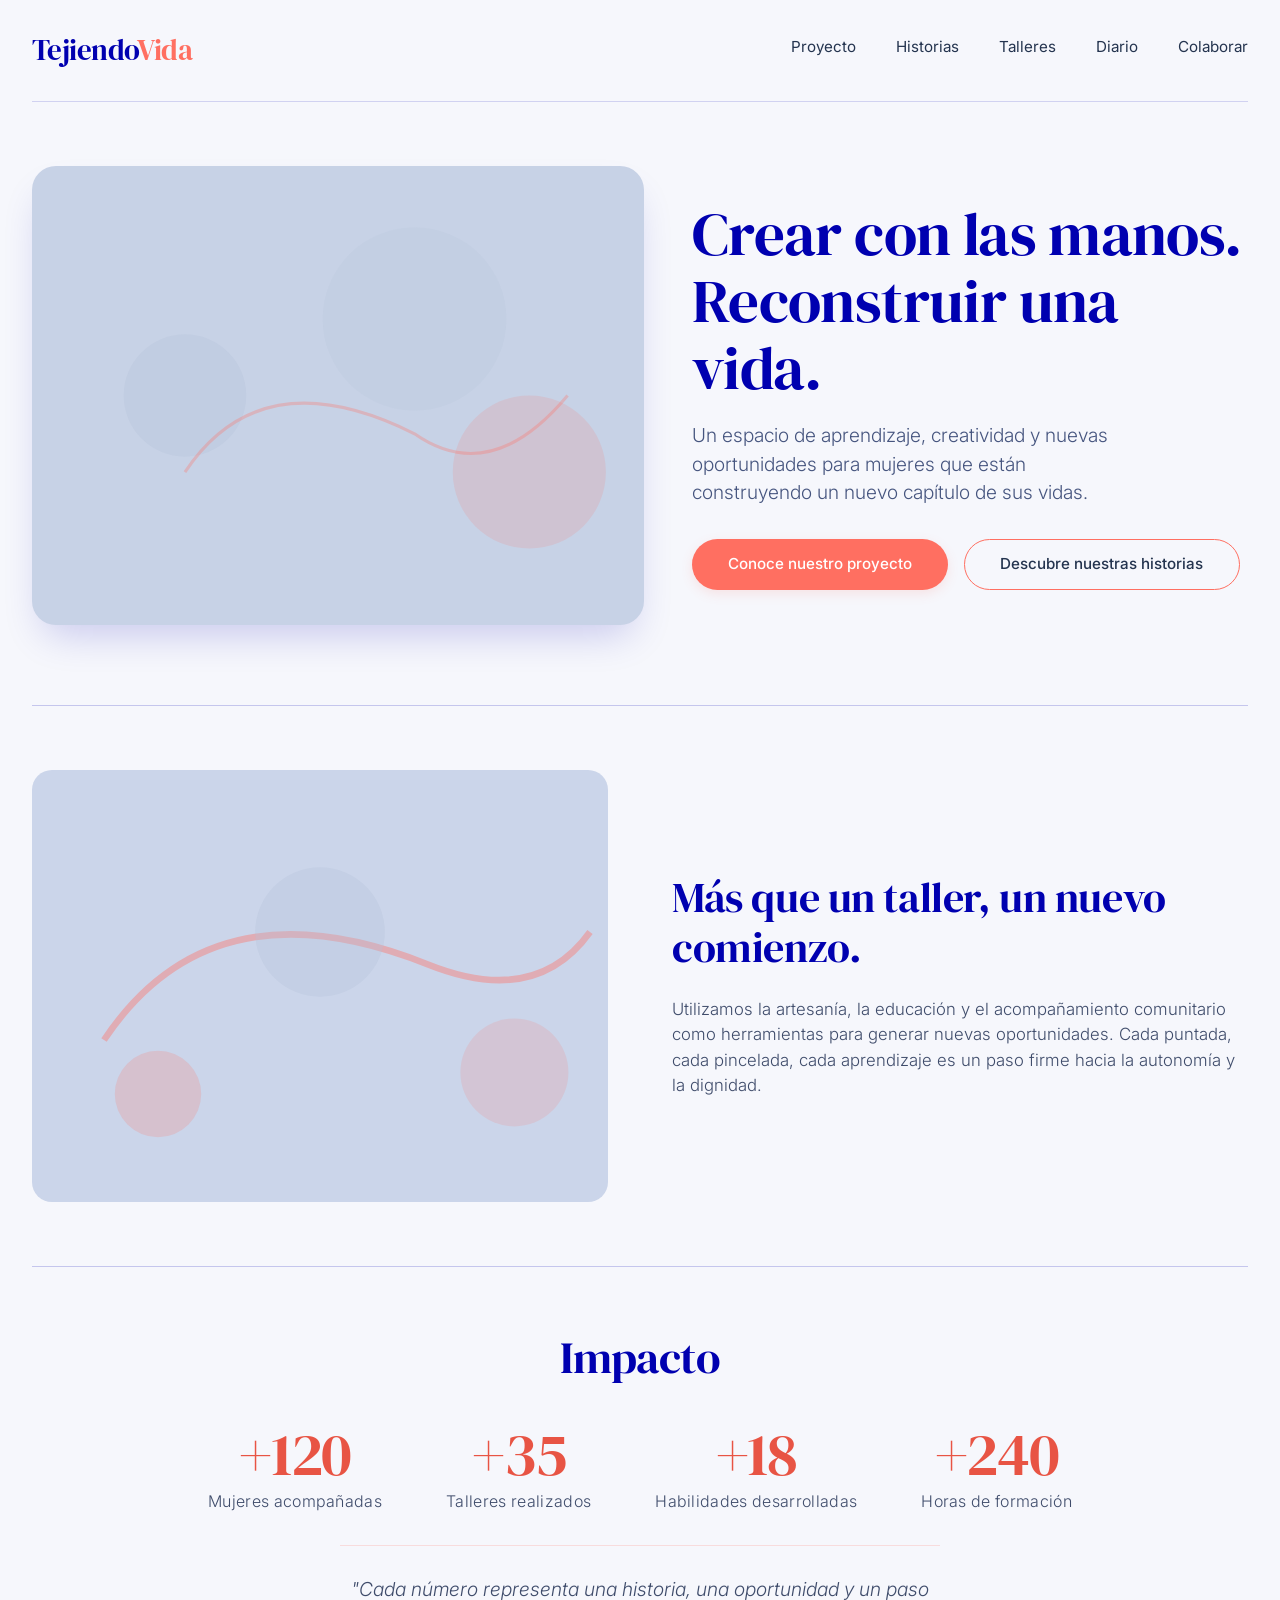
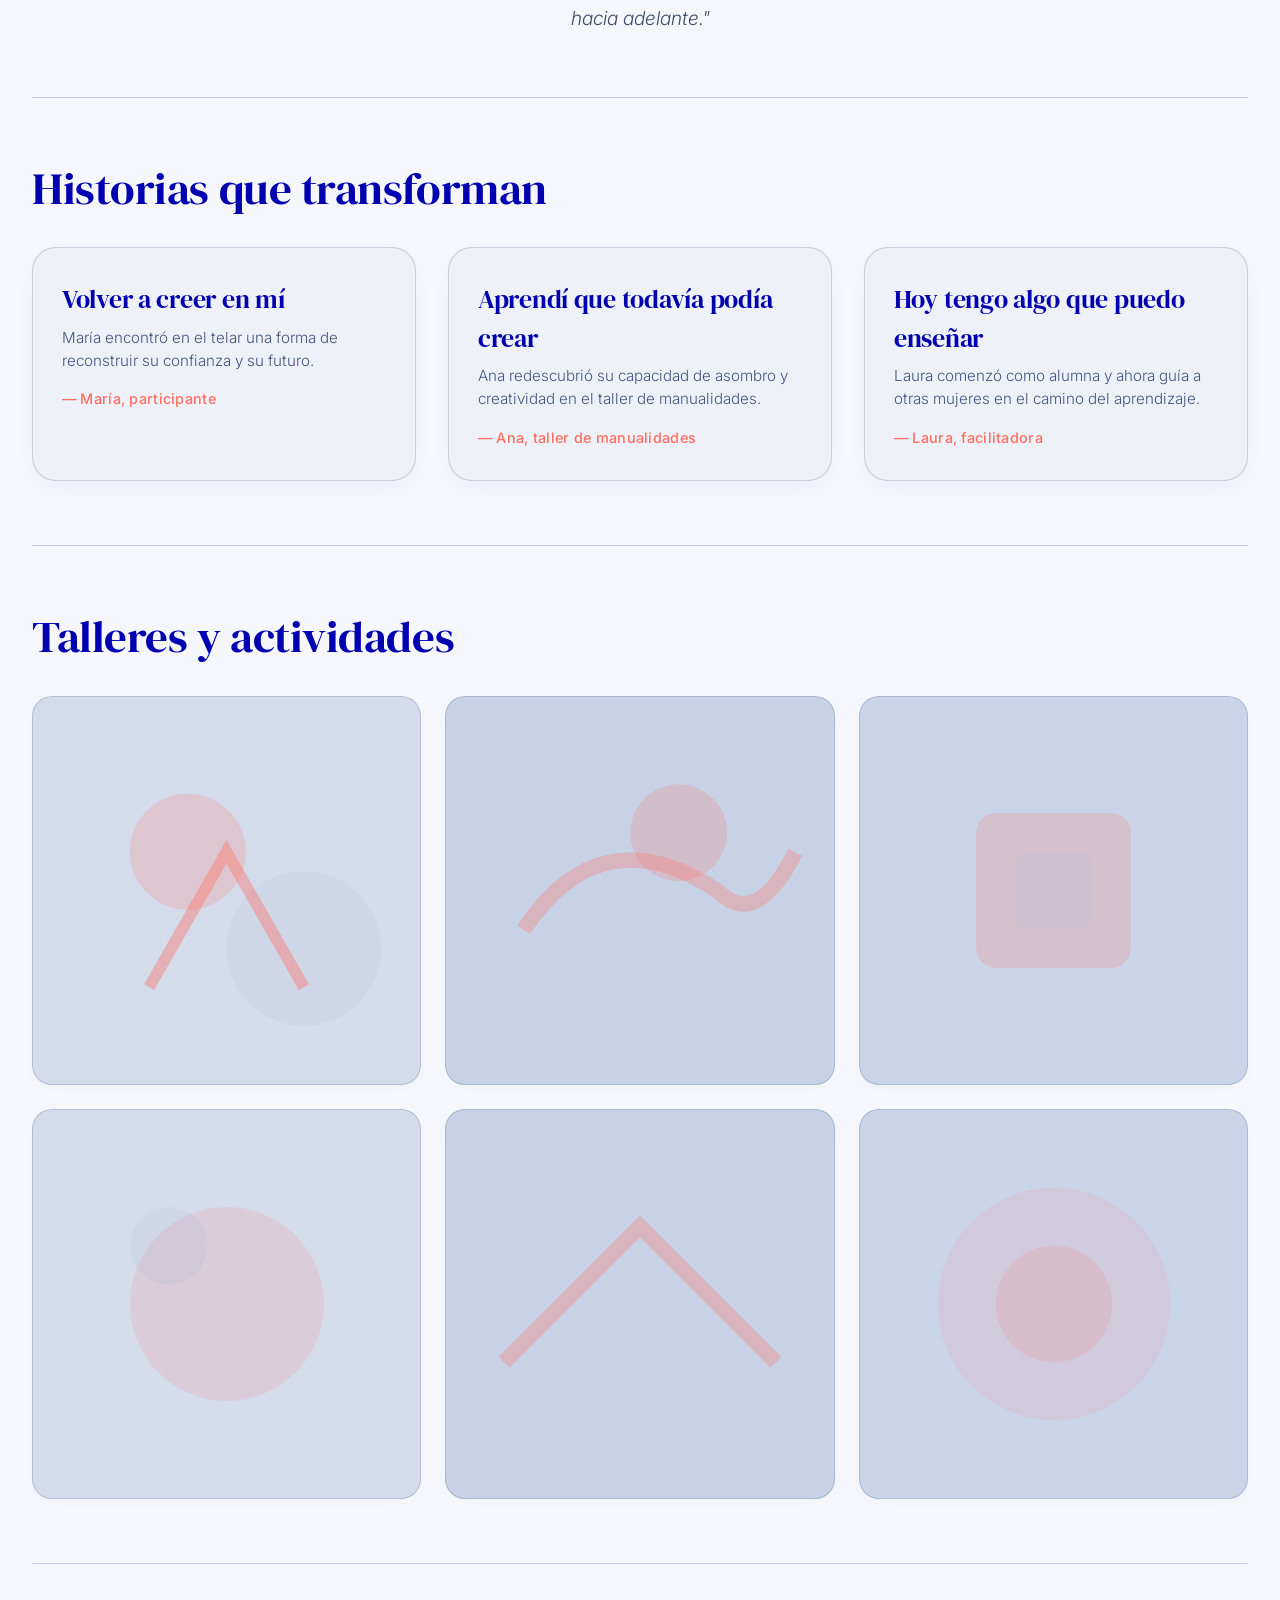
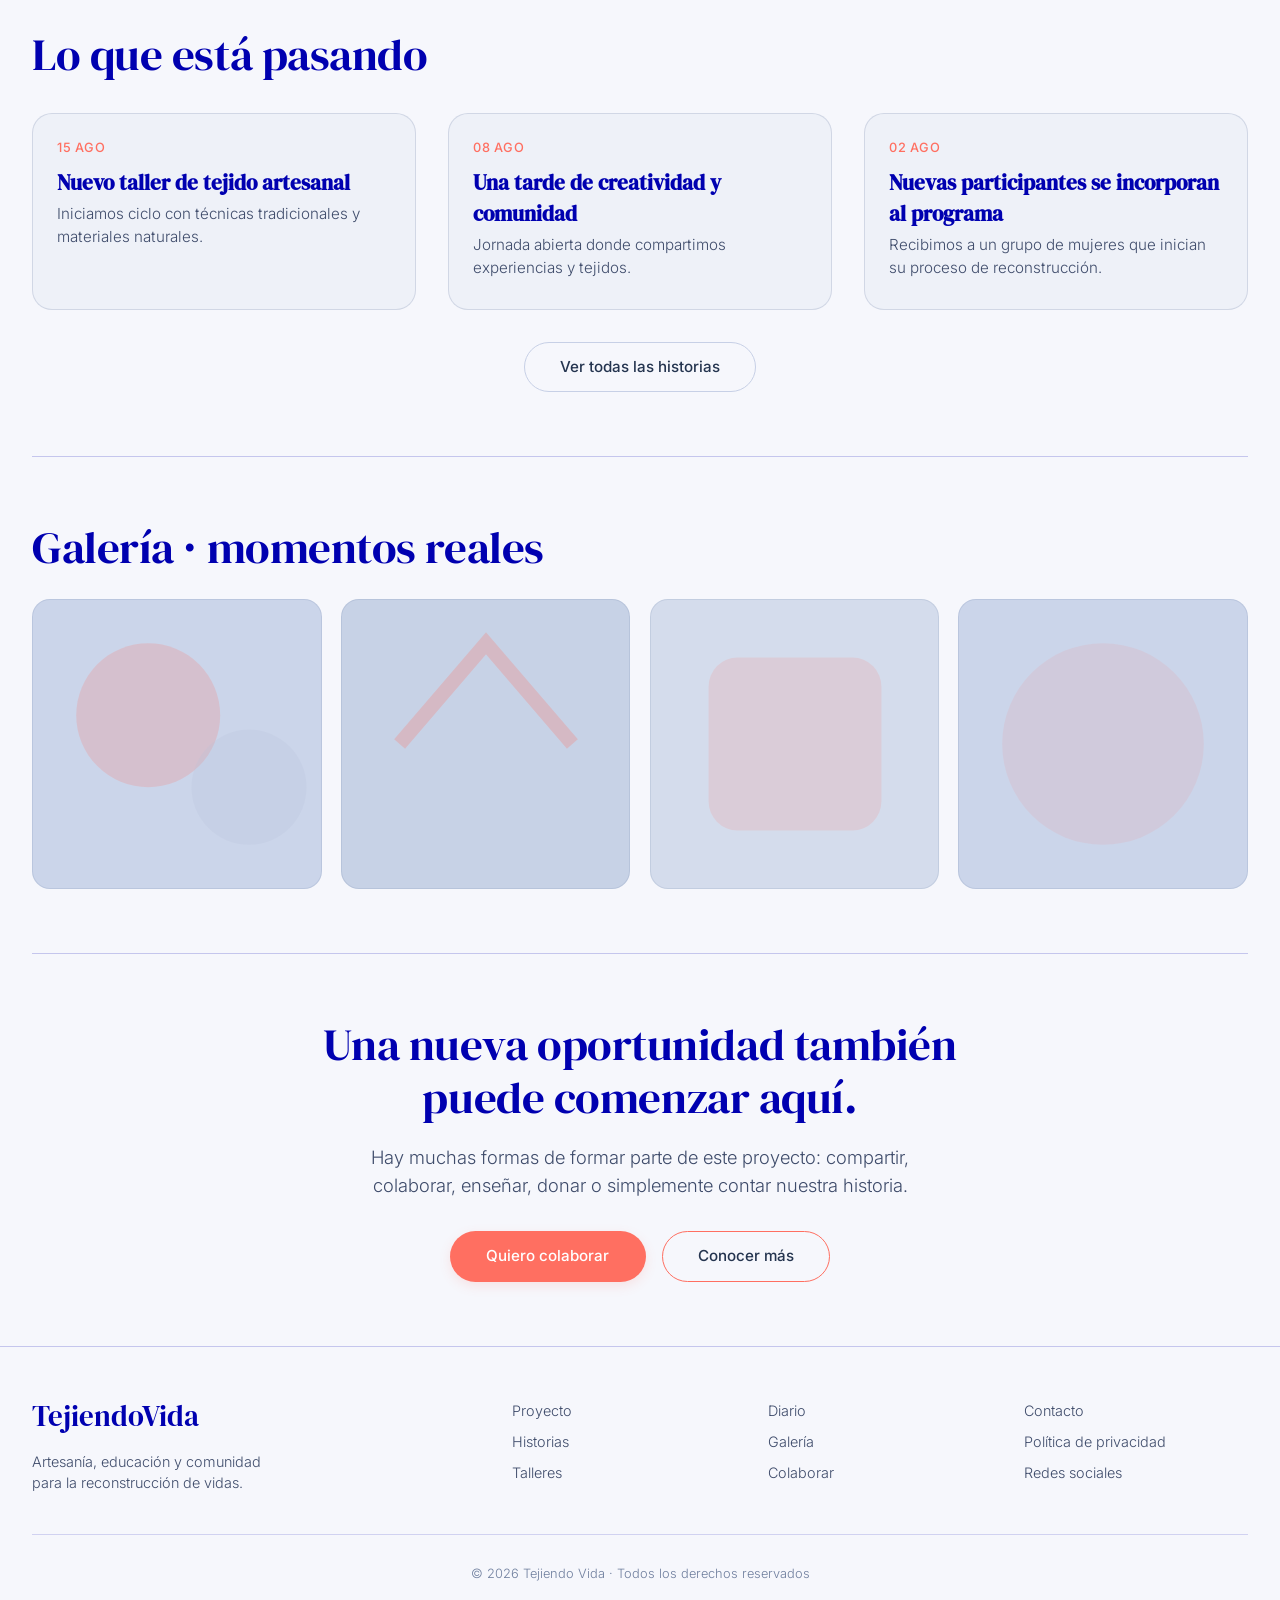
<file: index.html>
<!DOCTYPE html>
<html lang="es">
<head>
  <meta charset="UTF-8" />
  <meta name="viewport" content="width=device-width, initial-scale=1.0" />
  <title>Tejiendo Vida · proyecto artesanal</title>

  <!-- Google Fonts -->
  <link rel="preconnect" href="https://fonts.googleapis.com" />
  <link rel="preconnect" href="https://fonts.gstatic.com" crossorigin />
  <link href="https://fonts.googleapis.com/css2?family=DM+Serif+Display:ital@0;1&family=Inter:opsz,wght@14..32,300;14..32,400;14..32,500;14..32,600&display=swap" rel="stylesheet" />

    <link rel="stylesheet" href="style.css" />
</head>

<body>
  <div class="container">
    <!-- ===== NAVBAR ===== -->
    <nav class="navbar">
      <div class="logo">Tejiendo<span>Vida</span></div>
      <button type="button" class="nav-toggle" id="navToggle" aria-label="Abrir menú" aria-expanded="false">
        <span></span><span></span><span></span>
      </button>
      <div class="nav-links">
        <a href="#proyecto">Proyecto</a>
        <a href="#historias">Historias</a>
        <a href="#talleres">Talleres</a>
        <a href="#diario">Diario</a>
        <a href="#colaborar">Colaborar</a>
      </div>
    </nav>

    <!-- ===== HERO ===== -->
    <section class="hero">
      <div class="hero-imagen"></div>
      <div class="hero-texto">
        <h1>Crear con las manos.<br />Reconstruir una vida.</h1>
        <p>Un espacio de aprendizaje, creatividad y nuevas oportunidades para mujeres que están construyendo un nuevo capítulo de sus vidas.</p>
        <div class="hero-botones">
          <a href="#proyecto" class="btn btn-primario">Conoce nuestro proyecto</a>
          <a href="#historias" class="btn btn-secundario">Descubre nuestras historias</a>
        </div>
      </div>
    </section>

    <!-- ===== INTRO ===== -->
    <section class="intro" id="proyecto">
      <div class="intro-imagen"></div>
      <div class="intro-texto">
        <h2>Más que un taller, un nuevo comienzo.</h2>
        <p>Utilizamos la artesanía, la educación y el acompañamiento comunitario como herramientas para generar nuevas oportunidades. Cada puntada, cada pincelada, cada aprendizaje es un paso firme hacia la autonomía y la dignidad.</p>
      </div>
    </section>

    <!-- ===== IMPACTO ===== -->
    <section class="impacto">
      <h2>Impacto</h2>
      <div class="impacto-grid" id="impactoContainer"></div>
      <div class="impacto-frase">"Cada número representa una historia, una oportunidad y un paso hacia adelante."</div>
    </section>

    <!-- ===== HISTORIAS (dinámico) ===== -->
    <section class="historias" id="historias">
      <h2>Historias que transforman</h2>
      <div class="historias-grid" id="testimoniosContainer"></div>
    </section>

    <!-- ===== TALLERES ===== -->
    <section class="talleres" id="talleres">
      <h2>Talleres y actividades</h2>
      <div class="galeria-talleres">
        <div class="taller-item"></div>
        <div class="taller-item"></div>
        <div class="taller-item"></div>
        <div class="taller-item"></div>
        <div class="taller-item"></div>
        <div class="taller-item"></div>
      </div>
    </section>

    <!-- ===== DIARIO (dinámico) ===== -->
    <section class="diario" id="diario">
      <h2>Lo que está pasando</h2>
      <div class="diario-grid" id="diarioContainer"></div>
      <div class="diario-boton">
        <a href="#" class="btn btn-outline-claro">Ver todas las historias</a>
      </div>
    </section>

    <!-- ===== GALERÍA FOTOS (dinámica) ===== -->
    <section class="galeria-fotos" id="galeria">
      <h2>Galería · momentos reales</h2>
      <div class="grid-fotos" id="galeriaContainer"></div>
    </section>

    <!-- ===== CTA ===== -->
    <section class="cta" id="colaborar">
      <h2>Una nueva oportunidad también puede comenzar aquí.</h2>
      <p>Hay muchas formas de formar parte de este proyecto: compartir, colaborar, enseñar, donar o simplemente contar nuestra historia.</p>
      <div class="cta-botones">
        <a href="#colaborar" class="btn btn-primario">Quiero colaborar</a>
        <a href="#talleres" class="btn btn-secundario">Conocer más</a>
      </div>
    </section>
  </div>

  <!-- ===== FOOTER ===== -->
  <footer>
    <div class="container">
      <div class="footer-grid">
        <div>
          <div class="footer-logo">TejiendoVida</div>
          <p>Artesanía, educación y comunidad para la reconstrucción de vidas.</p>
        </div>
        <div>
          <a href="#proyecto">Proyecto</a>
          <a href="#historias">Historias</a>
          <a href="#talleres">Talleres</a>
        </div>
        <div>
          <a href="#diario">Diario</a>
          <a href="#galeria">Galería</a>
          <a href="#colaborar">Colaborar</a>
        </div>
        <div>
          <a href="#">Contacto</a>
          <a href="#">Política de privacidad</a>
          <a href="#">Redes sociales</a>
        </div>
      </div>
      <div class="footer-copy">© 2026 Tejiendo Vida · Todos los derechos reservados</div>
    </div>
  </footer>

  <!-- ===== DATA + RENDERIZADORES ===== -->
    <script type="module" src="data.js"></script>

    <!-- Menú móvil -->
    <script>
      (function () {
        var btn = document.getElementById('navToggle');
        var links = document.querySelector('.navbar .nav-links');
        if (!btn || !links) return;
        function cerrar() {
          links.classList.remove('open');
          btn.classList.remove('open');
          btn.setAttribute('aria-expanded', 'false');
          btn.setAttribute('aria-label', 'Abrir menú');
        }
        btn.addEventListener('click', function () {
          var abierto = links.classList.toggle('open');
          btn.classList.toggle('open', abierto);
          btn.setAttribute('aria-expanded', abierto ? 'true' : 'false');
          btn.setAttribute('aria-label', abierto ? 'Cerrar menú' : 'Abrir menú');
        });
        links.querySelectorAll('a').forEach(function (enlace) {
          enlace.addEventListener('click', cerrar);
        });
      })();
    </script>

</body>
</html>
</file>
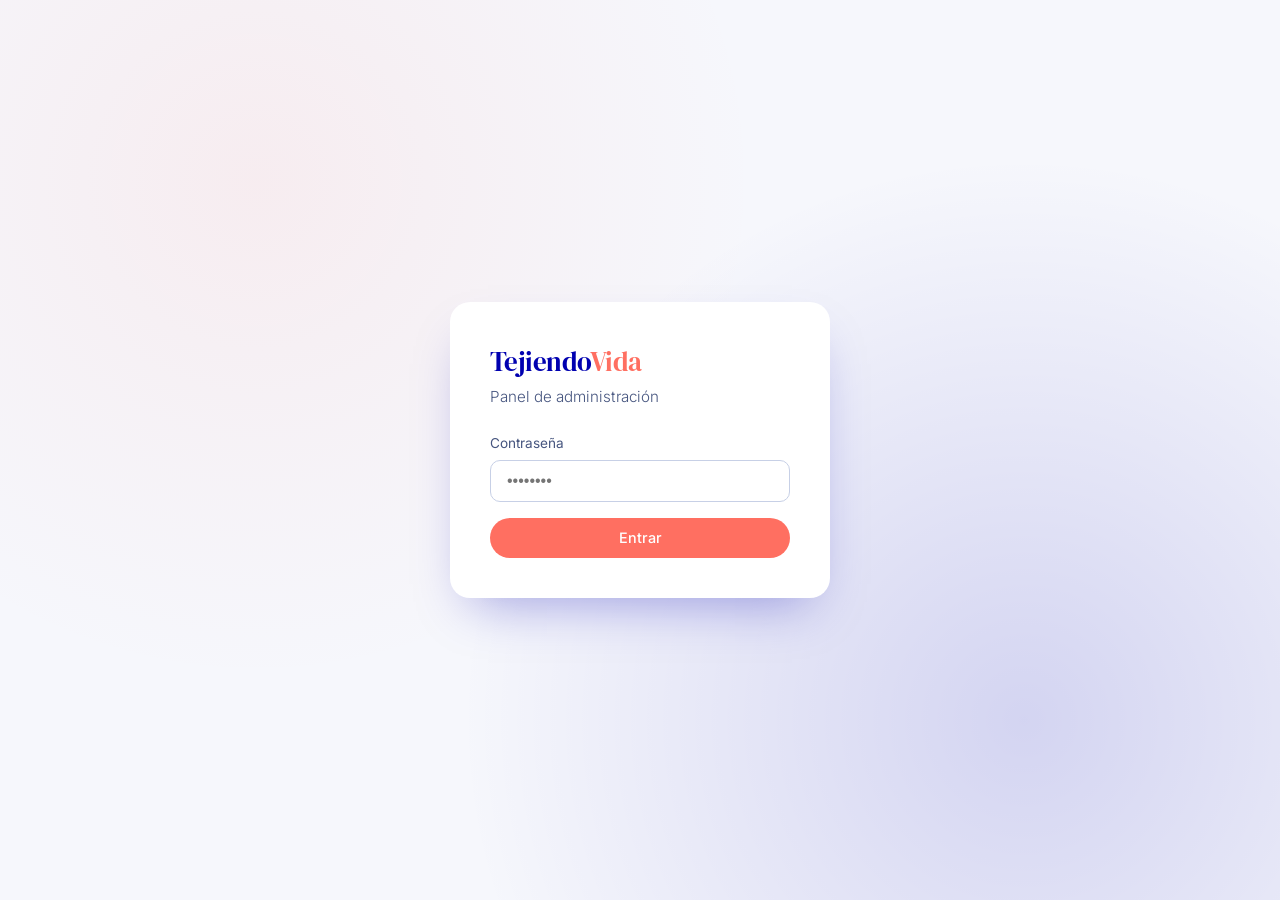
<file: admin.html>
<!DOCTYPE html>
<html lang="es">
<head>
  <meta charset="UTF-8" />
  <meta name="viewport" content="width=device-width, initial-scale=1.0" />
  <title>Administración · Tejiendo Vida</title>
  <link rel="preconnect" href="https://fonts.googleapis.com" />
  <link rel="preconnect" href="https://fonts.gstatic.com" crossorigin />
  <link href="https://fonts.googleapis.com/css2?family=DM+Serif+Display:ital@0;1&family=Inter:wght@300;400;500;600&display=swap" rel="stylesheet" />
  <link rel="stylesheet" href="admin.css" />
</head>
<body>

  <!-- ===== LOGIN ===== -->
  <div id="loginView" class="login-view hidden">
    <div class="login-card">
      <div class="login-logo">Tejiendo<span>Vida</span></div>
      <p class="login-sub">Panel de administración</p>
      <form id="loginForm">
        <label for="loginPass">Contraseña</label>
        <input type="password" id="loginPass" placeholder="••••••••" autocomplete="current-password" />
        <p id="loginError" class="login-error hidden">Contraseña incorrecta.</p>
        <button type="submit" class="btn btn-primario btn-block">Entrar</button>
      </form>
    </div>
  </div>

  <!-- ===== PANEL ===== -->
  <div id="panelView" class="panel-view hidden">

    <header class="admin-header">
      <div class="admin-header-inner">
        <div class="admin-logo">Tejiendo<span>Vida</span> <span class="admin-badge">Admin</span></div>
        <div class="admin-header-actions">
          <button type="button" id="btnPreview" class="btn btn-secundario btn-sm">👁 Vista previa</button>
          <a class="btn btn-secundario btn-sm" href="index.html" target="_blank">Abrir sitio</a>
          <button type="button" id="btnLogout" class="btn btn-outline btn-sm">Salir</button>
        </div>
      </div>
    </header>

    <!-- Estado de conexión -->
    <div id="estadoConexion" class="conexion"></div>

    <!-- Vista previa del sitio -->
    <div id="previewDrawer" class="preview-drawer hidden">
      <div class="preview-bar">
        <span class="preview-titulo">👁 Vista previa del sitio</span>
        <div class="preview-acciones">
          <button type="button" id="btnRecargar" class="btn btn-outline btn-sm">🔄 Recargar</button>
          <button type="button" id="btnCerrarPreview" class="btn btn-peligro btn-sm">Cerrar</button>
        </div>
      </div>
      <iframe id="previewFrame" src="index.html" title="Vista previa del sitio"></iframe>
    </div>

    <div class="admin-body">
      <!-- Navegación de secciones -->
      <nav class="admin-tabs" id="adminTabs"></nav>

      <main class="admin-main">
        <div class="admin-toolbar">
          <h1 id="tituloSeccion"></h1>
          <button type="button" id="btnNuevo" class="btn btn-primario btn-sm">+ Añadir nuevo</button>
        </div>

        <!-- Mensajes -->
        <div id="mensaje" class="mensaje hidden"></div>

        <!-- Formulario de creación/edición -->
        <div id="formulario" class="form-card hidden">
          <h3 id="tituloFormulario"></h3>
          <div id="camposForm"></div>
          <div class="form-actions">
            <button type="button" id="btnGuardar" class="btn btn-primario btn-sm">Guardar</button>
            <button type="button" id="btnCancelar" class="btn btn-outline btn-sm">Cancelar</button>
          </div>
        </div>

        <!-- Lista -->
        <div id="listaContainer"></div>
      </main>
    </div>

    <!-- Notificación flotante (toast) -->
    <div id="toast" class="toast hidden">
      <div class="toast-icon" id="toastIcon">✅</div>
      <div class="toast-body">
        <strong id="toastTitulo"></strong>
        <span id="toastMsg"></span>
      </div>
      <button type="button" id="toastClose" class="toast-close" aria-label="Cerrar">✕</button>
    </div>
  </div>

  <script type="module" src="admin.js"></script>
</body>
</html>
</file>
<file: style.css>
/* ============================================================
   style.css - Tejiendo Vida
   Estilos completos del sitio web
   ============================================================ */

/* ===== RESET Y BASE ===== */
* {
  margin: 0;
  padding: 0;
  box-sizing: border-box;
}

html {
  scroll-behavior: smooth;
}

body {
  background: #f6f7fc;
  font-family: 'Inter', sans-serif;
  color: #24344f;
  line-height: 1.5;
  -webkit-font-smoothing: antialiased;
}

.container {
  max-width: 1280px;
  margin: 0 auto;
  padding: 0 2rem;
}

/* ===== TIPOGRAFÍA ===== */
h1,
h2,
h3,
.serif {
  font-family: 'DM Serif Display', serif;
  font-weight: 400;
  letter-spacing: -0.01em;
}

h2 {
  font-size: clamp(1.8rem, 5vw, 2.8rem);
  line-height: 1.2;
  margin-bottom: 1.5rem;
  color: #0000B0;
}

.subtitulo {
  font-size: 1.1rem;
  font-weight: 300;
  color: #46557f;
  max-width: 600px;
}

/* ===== BOTONES ===== */
.btn {
  display: inline-block;
  padding: 0.8rem 2.2rem;
  border-radius: 40px;
  font-weight: 500;
  font-size: 0.95rem;
  text-decoration: none;
  transition: all 0.25s ease;
  border: 1px solid transparent;
  cursor: pointer;
  background: transparent;
  font-family: 'Inter', sans-serif;
}

.btn-primario {
  background: #ff6f61;
  color: white;
  box-shadow: 0 4px 12px rgba(255, 111, 97, 0.15);
}
.btn-primario:hover {
  background: #e85444;
  transform: translateY(-2px);
  box-shadow: 0 10px 20px rgba(255, 111, 97, 0.2);
}

.btn-secundario {
  border-color: #ff6f61;
  color: #24344f;
}
.btn-secundario:hover {
  background: #ff6f61;
  color: white;
  transform: translateY(-2px);
}

.btn-outline-claro {
  border-color: #c7d0e6;
  color: #24344f;
}
.btn-outline-claro:hover {
  background: #c7d0e6;
  color: #0000B0;
}

/* ===== NAVBAR ===== */
.navbar {
  display: flex;
  justify-content: space-between;
  align-items: center;
  padding: 1.8rem 0;
  border-bottom: 1px solid rgba(0, 0, 176, 0.15);
}

.logo {
  font-family: 'DM Serif Display', serif;
  font-size: 1.8rem;
  color: #0000B0;
  letter-spacing: -0.02em;
}
.logo span {
  color: #ff6f61;
}

.nav-links {
  display: flex;
  gap: 2.5rem;
  font-weight: 400;
  font-size: 0.95rem;
}
.nav-links a {
  text-decoration: none;
  color: #24344f;
  transition: color 0.2s;
  border-bottom: 1px solid transparent;
  padding-bottom: 4px;
}
.nav-links a:hover {
  color: #ff6f61;
  border-bottom-color: #ff6f61;
}

/* Botón de menú (solo aparece en pantallas pequeñas) */
.nav-toggle {
  display: none;
  flex-direction: column;
  gap: 5px;
  background: none;
  border: none;
  padding: 8px;
  cursor: pointer;
  margin-left: auto;
}
.nav-toggle span {
  display: block;
  width: 26px;
  height: 3px;
  background: #0000B0;
  border-radius: 2px;
  transition: transform 0.3s, opacity 0.3s;
}
/* Al abrir: las tres rayas se convierten en una X (cerrar) */
.nav-toggle.open span:nth-child(1) {
  transform: translateY(8px) rotate(45deg);
}
.nav-toggle.open span:nth-child(2) {
  opacity: 0;
}
.nav-toggle.open span:nth-child(3) {
  transform: translateY(-8px) rotate(-45deg);
}

/* ===== HERO ===== */
.hero {
  display: grid;
  grid-template-columns: 1.1fr 1fr;
  gap: 3rem;
  padding: 4rem 0 5rem;
  align-items: center;
}

.hero-imagen {
  background: #d9e0ef;
  border-radius: 24px;
  overflow: hidden;
  box-shadow: 0 20px 40px -12px rgba(0, 0, 176, 0.2);
  aspect-ratio: 4/3;
  background-image: url('data:image/svg+xml;utf8,<svg xmlns="http://www.w3.org/2000/svg" viewBox="0 0 800 600"><rect width="800" height="600" fill="%23c7d2e6"/><circle cx="200" cy="300" r="80" fill="%23b3c0d8" opacity="0.3"/><circle cx="500" cy="200" r="120" fill="%23b3c0d8" opacity="0.2"/><circle cx="650" cy="400" r="100" fill="%23ff6f61" opacity="0.15"/><path d="M200 400 Q300 250 500 350 Q600 420 700 300" stroke="%23ff6f61" stroke-width="4" fill="none" opacity="0.3"/></svg>');
  background-size: cover;
  background-position: center;
  transition: transform 0.6s ease;
}
.hero-imagen:hover {
  transform: scale(1.01);
}

.hero-texto h1 {
  font-size: clamp(2.2rem, 7vw, 3.8rem);
  line-height: 1.1;
  margin-bottom: 1.2rem;
  color: #0000B0;
}
.hero-texto p {
  font-size: 1.2rem;
  font-weight: 300;
  color: #46557f;
  margin-bottom: 2rem;
  max-width: 450px;
}
.hero-botones {
  display: flex;
  gap: 1rem;
  flex-wrap: wrap;
}

/* ===== INTRODUCCIÓN ===== */
.intro {
  display: grid;
  grid-template-columns: 1fr 1fr;
  gap: 4rem;
  align-items: center;
  padding: 4rem 0;
  border-top: 1px solid rgba(0, 0, 176, 0.2);
}
.intro-imagen {
  background: #d4dcec;
  border-radius: 20px;
  aspect-ratio: 4/3;
  background-image: url('data:image/svg+xml;utf8,<svg xmlns="http://www.w3.org/2000/svg" viewBox="0 0 600 400"><rect width="600" height="400" fill="%23cbd5ea"/><path d="M100 250 Q200 100 400 180 Q500 220 550 150" stroke="%23ff6f61" stroke-width="6" fill="none" opacity="0.4"/><circle cx="300" cy="150" r="60" fill="%23b3c0d8" opacity="0.3"/><circle cx="150" cy="300" r="40" fill="%23ff6f61" opacity="0.2"/><circle cx="480" cy="280" r="50" fill="%23ff6f61" opacity="0.15"/></svg>');
  background-size: cover;
  background-position: center;
  transition: transform 0.4s ease;
}
.intro-imagen:hover {
  transform: scale(1.01);
}
.intro-texto h2 {
  font-size: clamp(1.9rem, 4.5vw, 2.6rem);
}
.intro-texto p {
  font-size: 1.05rem;
  color: #3f4c6b;
  font-weight: 300;
  margin-top: 1rem;
}

/* ===== IMPACTO ===== */
.impacto {
  padding: 4rem 0;
  text-align: center;
  border-top: 1px solid rgba(0, 0, 176, 0.2);
}
.impacto-grid {
  display: flex;
  justify-content: center;
  gap: 4rem;
  flex-wrap: wrap;
  margin: 2.5rem 0 1.5rem;
}
.impacto-item {
  text-align: center;
}
.impacto-item .numero {
  font-family: 'DM Serif Display', serif;
  font-size: clamp(2.6rem, 8vw, 3.8rem);
  color: #e85444;
  line-height: 1;
  letter-spacing: -0.02em;
}
.impacto-item .label {
  font-weight: 300;
  color: #3f4c6b;
  font-size: 1rem;
  margin-top: 0.25rem;
  letter-spacing: 0.02em;
}
.impacto-frase {
  font-size: 1.2rem;
  font-weight: 300;
  color: #3f4c6b;
  max-width: 600px;
  margin: 2rem auto 0;
  border-top: 1px solid rgba(255, 111, 97, 0.2);
  padding-top: 1.8rem;
  font-style: italic;
}

/* ===== HISTORIAS (dinámico) ===== */
.historias {
  padding: 4rem 0;
  border-top: 1px solid rgba(0, 0, 176, 0.2);
}
.historias-grid {
  display: grid;
  grid-template-columns: repeat(3, 1fr);
  gap: 2rem;
  margin-top: 2rem;
}
.historia-card {
  background: #eef1f8;
  border-radius: 24px;
  padding: 2rem 1.8rem;
  box-shadow: 0 8px 20px rgba(0, 0, 176, 0.04);
  transition: all 0.25s ease;
  border: 1px solid rgba(45, 70, 120, 0.2);
}
.historia-card:hover {
  transform: translateY(-6px);
  box-shadow: 0 20px 30px -10px rgba(0, 0, 176, 0.08);
  background: #f3f5fc;
}
.historia-card h3 {
  font-size: 1.6rem;
  margin-bottom: 0.5rem;
  color: #0000B0;
}
.historia-card p {
  font-weight: 300;
  color: #46557f;
  font-size: 0.95rem;
}
.historia-card .nombre {
  display: block;
  margin-top: 1rem;
  font-weight: 500;
  font-size: 0.9rem;
  color: #ff6f61;
  letter-spacing: 0.02em;
}

/* ===== TALLERES ===== */
.talleres {
  padding: 4rem 0;
  border-top: 1px solid rgba(0, 0, 176, 0.2);
}
.galeria-talleres {
  display: grid;
  grid-template-columns: repeat(3, 1fr);
  gap: 1.5rem;
  margin-top: 2rem;
}
.taller-item {
  background: #d9e0ef;
  border-radius: 20px;
  aspect-ratio: 1/1;
  background-size: cover;
  background-position: center;
  transition: transform 0.3s ease, box-shadow 0.3s ease;
  box-shadow: 0 4px 12px rgba(0, 0, 0, 0.02);
  border: 1px solid rgba(45, 70, 120, 0.2);
}
.taller-item:hover {
  transform: scale(1.02);
  box-shadow: 0 12px 24px rgba(0, 0, 176, 0.08);
}
.taller-item:nth-child(1) {
  background-image: url('data:image/svg+xml;utf8,<svg xmlns="http://www.w3.org/2000/svg" viewBox="0 0 200 200"><rect width="200" height="200" fill="%23d4dcec"/><circle cx="80" cy="80" r="30" fill="%23ff6f61" opacity="0.2"/><circle cx="140" cy="130" r="40" fill="%23b3c0d8" opacity="0.2"/><path d="M60 150 L100 80 L140 150" stroke="%23ff6f61" stroke-width="6" fill="none" opacity="0.4"/></svg>');
}
.taller-item:nth-child(2) {
  background-image: url('data:image/svg+xml;utf8,<svg xmlns="http://www.w3.org/2000/svg" viewBox="0 0 200 200"><rect width="200" height="200" fill="%23c7d2e6"/><path d="M40 120 Q80 60 140 100 Q160 120 180 80" stroke="%23ff6f61" stroke-width="8" fill="none" opacity="0.3"/><circle cx="120" cy="70" r="25" fill="%23ff6f61" opacity="0.2"/></svg>');
}
.taller-item:nth-child(3) {
  background-image: url('data:image/svg+xml;utf8,<svg xmlns="http://www.w3.org/2000/svg" viewBox="0 0 200 200"><rect width="200" height="200" fill="%23cbd5ea"/><rect x="60" y="60" width="80" height="80" fill="%23ff6f61" opacity="0.2" rx="10"/><rect x="80" y="80" width="40" height="40" fill="%23b3c0d8" opacity="0.2" rx="6"/></svg>');
}
.taller-item:nth-child(4) {
  background-image: url('data:image/svg+xml;utf8,<svg xmlns="http://www.w3.org/2000/svg" viewBox="0 0 200 200"><rect width="200" height="200" fill="%23d4dcec"/><circle cx="100" cy="100" r="50" fill="%23ff6f61" opacity="0.15"/><circle cx="70" cy="70" r="20" fill="%23b3c0d8" opacity="0.2"/></svg>');
}
.taller-item:nth-child(5) {
  background-image: url('data:image/svg+xml;utf8,<svg xmlns="http://www.w3.org/2000/svg" viewBox="0 0 200 200"><rect width="200" height="200" fill="%23c7d2e6"/><path d="M30 130 L100 60 L170 130" stroke="%23ff6f61" stroke-width="8" fill="none" opacity="0.3"/></svg>');
}
.taller-item:nth-child(6) {
  background-image: url('data:image/svg+xml;utf8,<svg xmlns="http://www.w3.org/2000/svg" viewBox="0 0 200 200"><rect width="200" height="200" fill="%23cbd5ea"/><circle cx="100" cy="100" r="60" fill="%23ff6f61" opacity="0.1"/><circle cx="100" cy="100" r="30" fill="%23ff6f61" opacity="0.15"/></svg>');
}

/* ===== DIARIO (dinámico) ===== */
.diario {
  padding: 4rem 0;
  border-top: 1px solid rgba(0, 0, 176, 0.2);
}
.diario-grid {
  display: grid;
  grid-template-columns: repeat(3, 1fr);
  gap: 2rem;
  margin: 2rem 0;
}
.diario-card {
  background: #eef1f8;
  border-radius: 20px;
  padding: 1.2rem 1.5rem 1.8rem;
  transition: 0.2s ease;
  border: 1px solid rgba(45, 70, 120, 0.15);
}
.diario-card:hover {
  background: #f3f5fc;
}
.diario-card .fecha {
  font-size: 0.8rem;
  font-weight: 500;
  color: #ff6f61;
  letter-spacing: 0.04em;
  text-transform: uppercase;
}
.diario-card h4 {
  font-size: 1.3rem;
  font-family: 'DM Serif Display', serif;
  margin: 0.6rem 0 0.3rem;
  color: #0000B0;
}
.diario-card p {
  font-weight: 300;
  color: #3f4c6b;
  font-size: 0.95rem;
}
.diario-boton {
  text-align: center;
  margin-top: 1rem;
}

/* ===== GALERÍA FOTOS (dinámica) ===== */
.galeria-fotos {
  padding: 4rem 0;
  border-top: 1px solid rgba(0, 0, 176, 0.2);
}
.grid-fotos {
  display: grid;
  grid-template-columns: repeat(4, 1fr);
  gap: 1.2rem;
  margin-top: 1.5rem;
}
.foto-item {
  background: #d4dcec;
  border-radius: 18px;
  aspect-ratio: 1/1;
  background-size: cover;
  background-position: center;
  transition: 0.3s ease;
  border: 1px solid rgba(45, 70, 120, 0.1);
}
.foto-item:hover {
  transform: scale(1.02);
}

/* ===== CTA ===== */
.cta {
  padding: 4rem 0;
  text-align: center;
  border-top: 1px solid rgba(0, 0, 176, 0.2);
}
.cta h2 {
  font-size: clamp(2rem, 6vw, 2.8rem);
  max-width: 700px;
  margin: 0 auto 1.2rem;
}
.cta p {
  font-size: 1.15rem;
  font-weight: 300;
  color: #3f4c6b;
  max-width: 600px;
  margin: 0 auto 2rem;
}
.cta-botones {
  display: flex;
  gap: 1rem;
  justify-content: center;
  flex-wrap: wrap;
}

/* ===== FOOTER ===== */
footer {
  padding: 3rem 0 2rem;
  border-top: 1px solid rgba(0, 0, 176, 0.2);
  color: #3f4c6b;
}
.footer-grid {
  display: grid;
  grid-template-columns: 2fr 1fr 1fr 1fr;
  gap: 2rem;
}
.footer-logo {
  font-family: 'DM Serif Display', serif;
  font-size: 1.8rem;
  margin-bottom: 0.8rem;
  color: #0000B0;
}
.footer-grid p {
  font-weight: 300;
  font-size: 0.9rem;
  max-width: 260px;
}
.footer-grid a {
  display: block;
  color: #3f4c6b;
  text-decoration: none;
  font-weight: 300;
  font-size: 0.9rem;
  padding: 0.3rem 0;
  transition: color 0.2s;
}
.footer-grid a:hover {
  color: #ff6f61;
}
.footer-copy {
  text-align: center;
  font-weight: 300;
  font-size: 0.8rem;
  color: #6f7f9e;
  margin-top: 2.5rem;
  border-top: 1px solid rgba(0, 0, 176, 0.15);
  padding-top: 1.8rem;
}

/* ============================================================
   RESPONSIVE
   ============================================================ */

/* Tablets y pantallas medianas */
@media (max-width: 900px) {
  .navbar {
    flex-wrap: wrap;
  }
  .nav-toggle {
    display: flex;
  }
  .nav-links {
    display: none;
    flex-basis: 100%;
    flex-direction: column;
    gap: 1.1rem;
    padding: 1.2rem 0 0.4rem;
    margin-top: 1rem;
    border-top: 1px solid rgba(0, 0, 176, 0.15);
  }
  .nav-links.open {
    display: flex;
  }
  .nav-links a {
    font-size: 1.05rem;
  }
  
  .hero,
  .intro {
    grid-template-columns: 1fr;
  }
  
  .historias-grid,
  .diario-grid,
  .galeria-talleres {
    grid-template-columns: 1fr 1fr;
  }
  
  .grid-fotos {
    grid-template-columns: 1fr 1fr;
  }
  
  .footer-grid {
    grid-template-columns: 1fr 1fr;
  }
  
  h2 {
    font-size: 2.2rem;
  }
  
  .hero-texto h1 {
    font-size: 2.8rem;
  }
  
  .hero-texto p {
    max-width: 100%;
  }
}

/* Móviles */
@media (max-width: 600px) {
  .hero-texto {
    text-align: center;
  }
  .hero-texto p {
    margin-left: auto;
    margin-right: auto;
  }
  .hero-botones {
    justify-content: center;
  }
  .intro,
  .impacto,
  .historias,
  .talleres,
  .diario,
  .galeria-fotos,
  .cta {
    padding: 2.6rem 0;
  }
  .impacto-item {
    flex: 1 1 40%;
  }
  
  .historias-grid,
  .diario-grid,
  .galeria-talleres {
    grid-template-columns: 1fr;
  }
  
  .grid-fotos {
    grid-template-columns: 1fr 1fr;
  }
  
  .footer-grid {
    grid-template-columns: 1fr;
  }
  
  .container {
    padding: 0 1.2rem;
  }
  
  h2 {
    font-size: 1.8rem;
  }
  
  .hero-texto h1 {
    font-size: 2.2rem;
  }
  
  .hero {
    padding: 2rem 0 3rem;
  }
  
  .impacto-grid {
    gap: 2rem;
  }
  
  .impacto-item .numero {
    font-size: 2.8rem;
  }
  
  .btn {
    padding: 0.6rem 1.5rem;
    font-size: 0.85rem;
  }
  
  .intro-texto h2 {
    font-size: 2rem;
  }
  
  .cta h2 {
    font-size: 2rem;
  }
}

/* Móviles muy pequeños */
@media (max-width: 400px) {
  .grid-fotos {
    grid-template-columns: 1fr;
  }
  
  .hero-botones {
    flex-direction: column;
    align-items: stretch;
  }
  
  .hero-botones .btn {
    text-align: center;
  }
  
  .cta-botones {
    flex-direction: column;
    align-items: stretch;
  }
  
  .cta-botones .btn {
    text-align: center;
  }
}

/* ===== Imágenes en historias y diario (fotos del panel) ===== */
.historia-img,
.diario-img {
  width: 100%;
  height: 200px;
  object-fit: cover;
  border-radius: 14px;
  margin-bottom: 1rem;
  display: block;
  background: #eef1f8;
}
</file>
<file: admin.css>
/* ============================================================
   admin.css - Panel de administración de Tejiendo Vida
   Paleta: azul marino (#0000B0) + coral (#ff6f61)
   ============================================================ */
* {
  margin: 0;
  padding: 0;
  box-sizing: border-box;
}

body {
  background: #f6f7fc;
  font-family: 'Inter', sans-serif;
  color: #24344f;
  line-height: 1.5;
  -webkit-font-smoothing: antialiased;
}

.hidden {
  display: none !important;
}

button {
  font-family: 'Inter', sans-serif;
  cursor: pointer;
}

/* ===== Botones ===== */
.btn {
  display: inline-block;
  padding: 0.65rem 1.4rem;
  border-radius: 40px;
  border: 1px solid transparent;
  font-weight: 500;
  font-size: 0.9rem;
  text-decoration: none;
  transition: all 0.2s ease;
}
.btn-primario {
  background: #ff6f61;
  color: #fff;
}
.btn-primario:hover {
  background: #e85444;
}
.btn-outline {
  border-color: #c7d0e6;
  color: #24344f;
  background: transparent;
}
.btn-outline:hover {
  background: #eef1f8;
}
.btn-block {
  width: 100%;
}
.btn-sm {
  padding: 0.45rem 1rem;
  font-size: 0.82rem;
}
.btn-peligro {
  background: #e85444;
  color: #fff;
}
.btn-peligro:hover {
  background: #cf3828;
}
.btn-mini {
  padding: 0.25rem 0.6rem;
  font-size: 0.75rem;
  border-radius: 30px;
}

/* ===== LOGIN ===== */
.login-view {
  min-height: 100vh;
  display: flex;
  align-items: center;
  justify-content: center;
  padding: 2rem;
  background:
    radial-gradient(circle at 20% 20%, rgba(255, 111, 97, 0.08), transparent 40%),
    radial-gradient(circle at 80% 80%, rgba(0, 0, 176, 0.14), transparent 45%),
    #f6f7fc;
}
.login-card {
  width: 100%;
  max-width: 380px;
  background: #fff;
  padding: 2.5rem;
  border-radius: 20px;
  box-shadow: 0 24px 50px -20px rgba(0, 0, 176, 0.35);
}
.login-logo,
.admin-logo {
  font-family: 'DM Serif Display', serif;
  font-size: 1.7rem;
  letter-spacing: -0.02em;
  color: #0000B0;
}
.login-logo span,
.admin-logo span {
  color: #ff6f61;
}
.login-sub {
  color: #46557f;
  font-weight: 300;
  margin: 0.2rem 0 1.5rem;
  font-size: 0.95rem;
}
.login-card label {
  display: block;
  font-size: 0.85rem;
  margin-bottom: 0.4rem;
  color: #46557f;
}
.login-card input {
  width: 100%;
  padding: 0.7rem 1rem;
  border: 1px solid #c7d0e6;
  border-radius: 10px;
  font-size: 1rem;
  margin-bottom: 1rem;
  outline: none;
}
.login-card input:focus {
  border-color: #ff6f61;
}
.login-error {
  color: #cf3825;
  font-size: 0.85rem;
  margin: -0.4rem 0 0.8rem;
}

/* ===== CABECERA ===== */
.admin-header {
  background: #0000B0;
  color: #fff;
}
.admin-header-inner {
  max-width: 1280px;
  margin: 0 auto;
  padding: 1rem 2rem;
  display: flex;
  align-items: center;
  justify-content: space-between;
  gap: 1rem;
  flex-wrap: wrap;
}
.admin-header .admin-logo {
  color: #fff;
}
.admin-header .admin-logo span {
  color: #ff9a8e;
}
.admin-badge {
  font-family: 'Inter', sans-serif;
  font-size: 0.7rem;
  font-weight: 500;
  background: #ff6f61;
  color: #fff;
  padding: 0.15rem 0.6rem;
  border-radius: 30px;
  vertical-align: middle;
  margin-left: 0.5rem;
}
.admin-header-actions {
  display: flex;
  gap: 0.6rem;
}
.admin-header .btn-outline {
  border-color: rgba(255, 255, 255, 0.4);
  color: #fff;
}
.admin-header .btn-outline:hover {
  background: rgba(255, 255, 255, 0.12);
}

/* ===== Conexión ===== */
.conexion {
  max-width: 1248px;
  margin: 1rem auto 0;
  padding: 0.7rem 1rem;
  border-radius: 10px;
  font-size: 0.88rem;
  font-weight: 500;
  width: calc(100% - 4rem);
}
.conexion.ok {
  background: #e4f5ec;
  color: #14623b;
  border: 1px solid #bfe6ce;
}
.conexion.warn {
  background: #fff3e2;
  color: #8a5a08;
  border: 1px solid #ffd9a3;
}
.conexion.error {
  background: #fde7e5;
  color: #9b2316;
  border: 1px solid #f8c4be;
}

/* ===== CUERPO ===== */
.admin-body {
  max-width: 1280px;
  margin: 0 auto;
  padding: 2rem;
  display: grid;
  grid-template-columns: 240px 1fr;
  gap: 2rem;
  align-items: start;
}
.admin-tabs {
  display: flex;
  flex-direction: column;
  gap: 0.5rem;
}
.admin-tabs button {
  text-align: left;
  background: transparent;
  border: none;
  border-left: 3px solid transparent;
  padding: 0.7rem 1rem;
  font-size: 0.95rem;
  color: #3f4c6b;
  border-radius: 8px;
  font-weight: 500;
}
.admin-tabs button:hover {
  background: #eef1f7;
}
.admin-tabs button.activo {
  background: #fff;
  border-left-color: #ff6f61;
  color: #0000B0;
  box-shadow: 0 4px 12px -6px rgba(0, 0, 176, 0.25);
}

.admin-toolbar {
  display: flex;
  align-items: center;
  justify-content: space-between;
  gap: 1rem;
  flex-wrap: wrap;
  margin-bottom: 1.2rem;
}
.admin-toolbar h1 {
  font-family: 'DM Serif Display', serif;
  font-weight: 400;
  color: #0000B0;
  font-size: 1.8rem;
}

.mensaje {
  padding: 0.8rem 1rem;
  border-radius: 8px;
  margin-bottom: 1rem;
  font-size: 0.9rem;
}
.mensaje.ok {
  background: #e4f5ec;
  color: #14623b;
}
.mensaje.error {
  background: #fde7e5;
  color: #9b2316;
}

/* ===== Formulario ===== */
.form-card {
  background: #fff;
  border: 1px solid #e3e9f4;
  border-radius: 14px;
  padding: 1.4rem;
  margin-bottom: 1.5rem;
}
.form-card h3 {
  color: #0000B0;
  margin-bottom: 1rem;
  font-weight: 600;
}
.campo {
  margin-bottom: 1rem;
}
.campo label {
  display: block;
  font-size: 0.85rem;
  margin-bottom: 0.35rem;
  color: #46557f;
}
.campo input,
.campo textarea,
.campo select {
  width: 100%;
  padding: 0.6rem 0.8rem;
  border: 1px solid #c7d0e6;
  border-radius: 8px;
  font-size: 0.95rem;
  outline: none;
  font-family: 'Inter', sans-serif;
}
.campo textarea {
  resize: vertical;
  min-height: 90px;
}
.campo input:focus,
.campo textarea:focus,
.campo select:focus {
  border-color: #ff6f61;
}
.form-actions {
  display: flex;
  gap: 0.6rem;
  margin-top: 0.5rem;
}

/* ===== Lista ===== */
.item {
  background: #fff;
  border: 1px solid #e3e9f4;
  border-radius: 12px;
  padding: 1rem 1.2rem;
  margin-bottom: 0.8rem;
  display: flex;
  align-items: center;
  justify-content: space-between;
  gap: 1rem;
  flex-wrap: wrap;
}
.item-info {
  flex: 1;
  min-width: 200px;
}
.item-info h4 {
  color: #0000B0;
  font-size: 1rem;
  margin-bottom: 0.2rem;
}
.item-info p {
  font-size: 0.88rem;
  color: #3f4c6b;
  font-weight: 300;
}
.item-info .meta {
  color: #46557f;
  font-size: 0.78rem;
  margin-top: 0.2rem;
}
.item-thumb {
  width: 84px;
  height: 60px;
  border-radius: 8px;
  background-size: cover;
  background-position: center;
  border: 1px solid #e3e9f4;
  flex-shrink: 0;
}
.item-estado {
  font-size: 0.75rem;
  font-weight: 600;
  padding: 0.15rem 0.55rem;
  border-radius: 30px;
}
.item-estado.visible {
  background: #e4f5ec;
  color: #14623b;
}
.item-estado.oculto {
  background: #eef1f7;
  color: #7a86a5;
}
.item-acciones {
  display: flex;
  gap: 0.4rem;
  align-items: center;
}

.vacio {
  text-align: center;
  color: #7a86a5;
  padding: 2.5rem 1rem;
  background: #fff;
  border: 1px dashed #c7d0e6;
  border-radius: 12px;
  font-weight: 300;
}

/* ===== Subida de fotos ===== */
.img-drop {
  border: 2px dashed #c7d0e6;
  border-radius: 12px;
  padding: 1rem;
  background: #fafbff;
  transition: background 0.2s, border-color 0.2s;
}
.img-drop.dragover {
  background: #fff3e2;
  border-color: #ff6f61;
}
.img-tools {
  display: flex;
  gap: 0.6rem;
  flex-wrap: wrap;
}
.img-url {
  width: 100%;
  margin-bottom: 0.6rem;
  padding: 0.6rem 0.8rem;
  border: 1px solid #c7d0e6;
  border-radius: 8px;
  font-size: 0.85rem;
  outline: none;
  font-family: 'Inter', sans-serif;
}
.img-preview {
  margin-top: 0.6rem;
}
.img-preview img {
  max-width: 220px;
  max-height: 150px;
  border-radius: 10px;
  display: block;
  border: 1px solid #e3e9f4;
}
.img-ayuda {
  font-size: 0.75rem;
  color: #7a86a5;
  margin-top: 0.6rem;
  font-weight: 300;
}
.item-thumb-img {
  width: 84px;
  height: 60px;
  object-fit: cover;
  border-radius: 8px;
  border: 1px solid #e3e9f4;
  flex-shrink: 0;
  background: #eef1f7;
}

/* ===== Vista previa del sitio ===== */
.preview-drawer {
  max-width: 1280px;
  margin: 1rem auto 0;
  width: calc(100% - 4rem);
  background: #fff;
  border: 1px solid #e3e9f4;
  border-radius: 14px;
  overflow: hidden;
  box-shadow: 0 20px 40px -20px rgba(0, 0, 176, 0.4);
}
.preview-bar {
  display: flex;
  align-items: center;
  justify-content: space-between;
  gap: 1rem;
  padding: 0.7rem 1rem;
  background: #0000B0;
  color: #fff;
}
.preview-titulo {
  font-weight: 500;
  font-size: 0.95rem;
}
.preview-acciones {
  display: flex;
  gap: 0.5rem;
}
.preview-drawer iframe {
  width: 100%;
  height: 70vh;
  border: 0;
  display: block;
  background: #fff;
}
.preview-drawer .btn-outline {
  border-color: rgba(255, 255, 255, 0.4);
  color: #fff;
}
.preview-drawer .btn-outline:hover {
  background: rgba(255, 255, 255, 0.12);
}

/* ===== Notificación flotante (toast) ===== */
.toast {
  position: fixed;
  bottom: 1.5rem;
  right: 1.5rem;
  z-index: 1000;
  display: flex;
  align-items: flex-start;
  gap: 0.8rem;
  background: #fff;
  border: 1px solid #e3e9f4;
  border-left: 5px solid #2e9d5b;
  border-radius: 12px;
  padding: 1rem 1.1rem;
  max-width: 380px;
  box-shadow: 0 20px 40px -15px rgba(0, 0, 176, 0.4);
  animation: toast-in 0.25s ease;
}
.toast.toast-error {
  border-left-color: #e85444;
}
.toast.toast-warn {
  border-left-color: #f0a13a;
}
.toast-icon {
  font-size: 1.4rem;
  line-height: 1.3;
}
.toast-body {
  display: flex;
  flex-direction: column;
  gap: 0.15rem;
}
.toast-body strong {
  color: #0000B0;
  font-size: 1rem;
}
.toast-body span {
  color: #3f4c6b;
  font-size: 0.85rem;
  font-weight: 300;
}
.toast-close {
  background: none;
  border: none;
  font-size: 1rem;
  color: #7a86a5;
  line-height: 1;
  cursor: pointer;
  padding: 0;
}
.toast-close:hover {
  color: #0000B0;
}
@keyframes toast-in {
  from { opacity: 0; transform: translateY(12px); }
  to { opacity: 1; transform: translateY(0); }
}

/* ===== Responsive ===== */
@media (max-width: 820px) {
  .admin-body {
    grid-template-columns: 1fr;
  }
  .admin-tabs {
    flex-direction: row;
    flex-wrap: nowrap;
    overflow-x: auto;
    padding-bottom: 0.4rem;
  }
  .admin-tabs button {
    white-space: nowrap;
    border-left: none;
    border-bottom: 2px solid transparent;
  }
  .admin-tabs button.activo {
    border-bottom-color: #ff6f61;
  }
  .preview-drawer {
    width: calc(100% - 2rem);
  }
}
</file>
